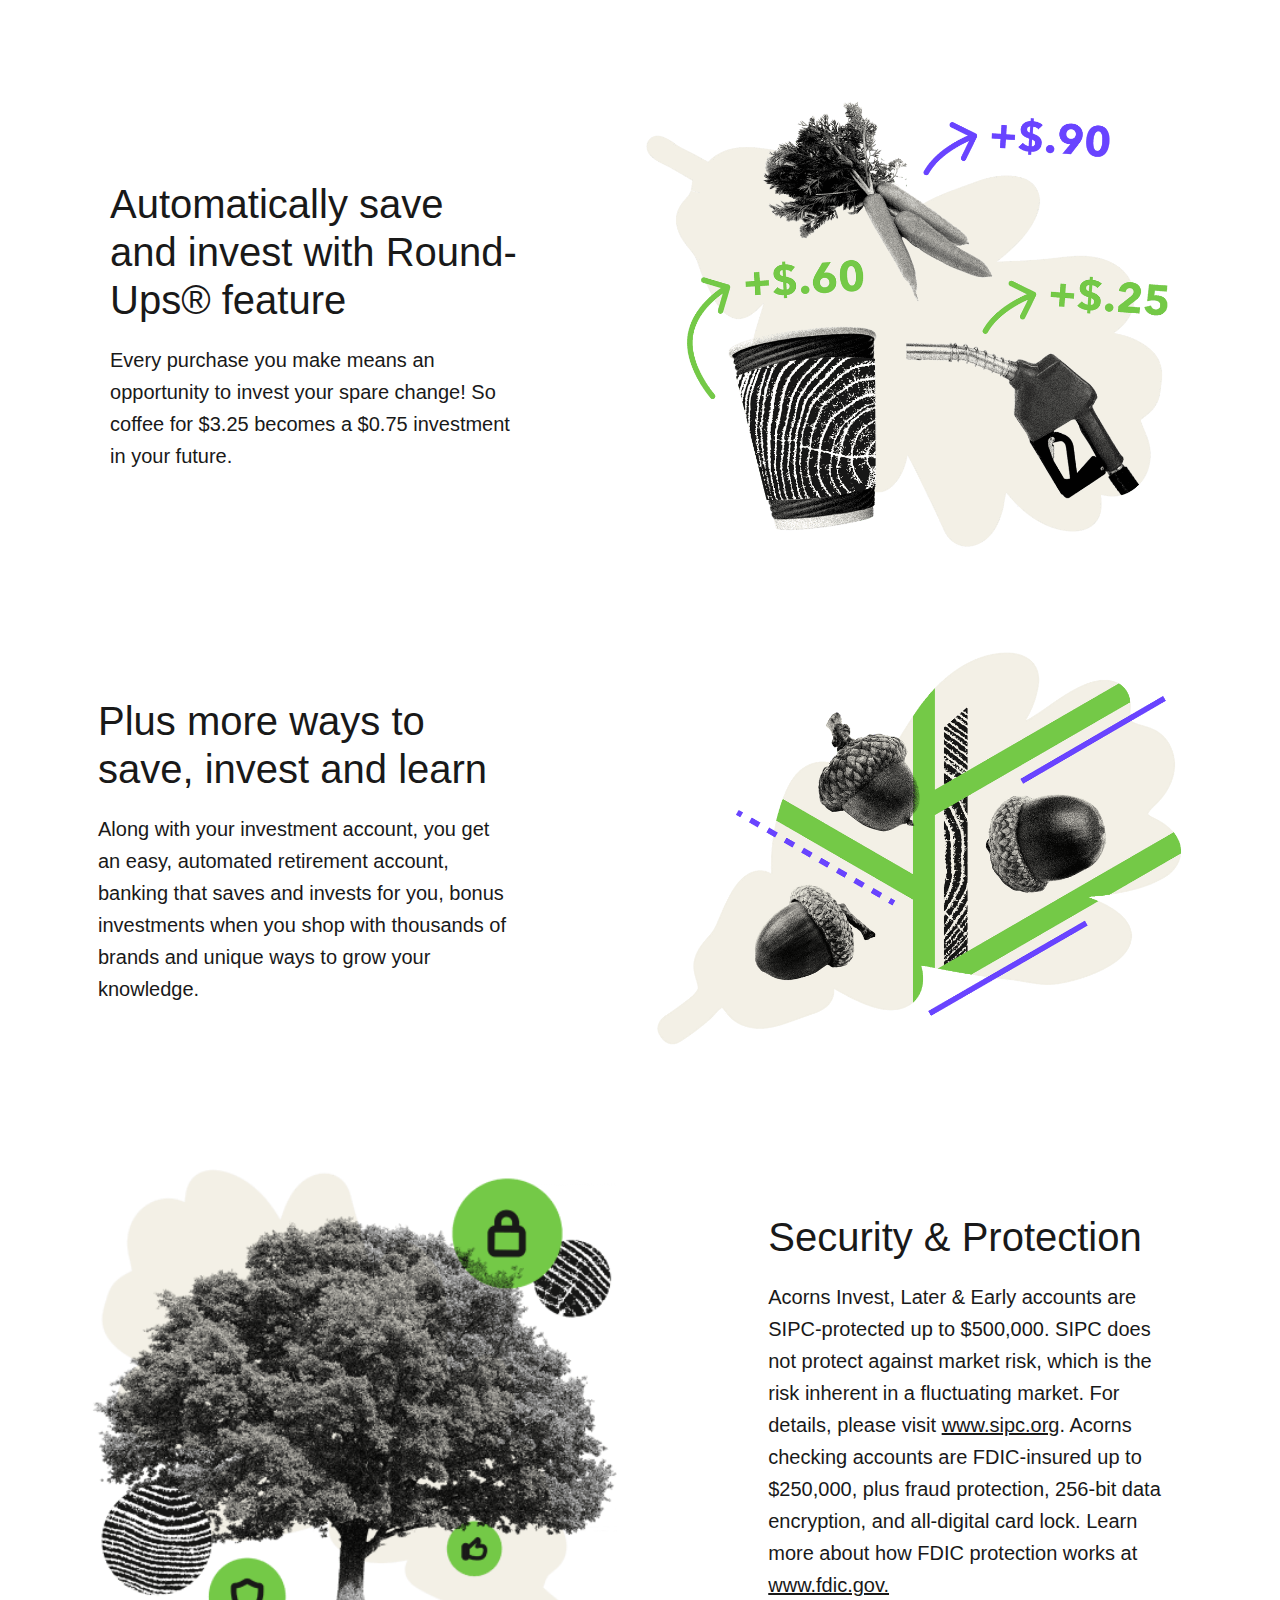
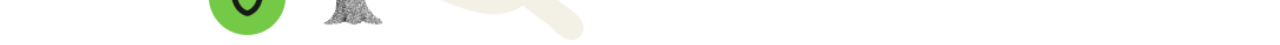
<file: index.html>
<!DOCTYPE html>
<html lang="en">
<head>
    <meta charset="UTF-8">
    <meta name="viewport" content="width=device-width, initial-scale=1.0">
    <link rel="stylesheet" href="./assets/css/base.css">
    <link rel="stylesheet" href="./assets/css/main.css">
    <title>PROJECT DEMO THREE</title>
</head>
<body>
    <div id="content-main">
        <!-- !CODE CUA MIN MIN -->
        <!-- *BEGIN CONTENT-SECTION-ONE -->
        <div id="content-section-one">
            <!--?WRAPPER-CONTENT-ONE -->
            <div class="wrapper-content-one">
                <!-- &CONTENT-TEXT-HEADER -->
                <h2 class="content-text-header">
                    Automatically save <br>
                    and invest with Round-<br>
                    Ups® feature
                </h2>
                <!-- &CONTET-TEXT-PARA -->
                <p class="content-text-paragraph">
                    Every purchase you make means an <br>
                    opportunity to invest your spare change! So <br>
                    coffee for $3.25 becomes a $0.75 investment <br> in your future.
                </p>
            </div>
            <!--?WRAPPER-CONTENT-TWO -->
            <div class="wrapper-content-two">
                <img src="./assets/image/content-section-one.webp" alt="" class="content-text-img">
            </div>
        </div>
        <!-- *END CONTENT-SECTION-ONE -->
        <!-- !CODE CUA MIN MIN -->
        <!--!: SOURCE CODE ADAM HOANG -->
        <!-- *: CONTENT SECTION THREE -->
        <div id="content-section-three">
            <!-- ?: CONTENT WRAPPER ELEMENT ONE -->
            <div class="content-wrapper-text_one">
                <!-- &: WRAPPER HEADING -->
                <h2 class="content-text-heading">Plus more ways to <br>save, invest and learn</h2>
                <!-- &: WRAPPER DESCRIPTION -->
                <p class="content-text-description">Along with your investment account, you get <br>an easy, automated retirement account, <br>banking that saves and invests for you, bonus <br>investments when you shop with thousands of <br>brands and unique ways to grow your <br>knowledge.</p>
            </div>
            <!-- ?: CONTENT WRAPPER ELEMENT TWO -->
            <!-- &: CONTENT WRAPPER IMAGE -->
            <div class="content-wrapper-image_two">
                <img src="./assets/image/content-section-three.webp" alt="img-section-three" class="content-img-section-three">
            </div>
        </div>
        <!--!: SOURCE CODE ADAM HOANG -->
        <!-- !: SOURCE CODE PBEMITS -->
        <!-- *: CONTENT SECTION FOUR -->
        <div id="content-section-four">
            <!-- ?: CONTENT WRAPPER ELEMENT ONE -->
            <div class="content-wrapper-element-one">
                <!-- &: WRAPPER ELEMENT IMAGE -->
                <div class="wrapper-element-image">
                    <img src="./assets/image/content-section-four.webp" alt="image four" class="wrapper-element-img">
                </div>
            </div>
            <!-- ?: CONTENT WRAPPER ELEMENT TWO -->
            <div class="content-wrapper-element-two">
                <div class="wrapper-element-texts">
                <!-- &: WRAPPER ELEMENT HEADING -->
                    <h2 class="wrapper-element-heading">Security & Protection</h2>
                <!-- &: WRAPPER ELEMENT PARAGRAH -->
                    <p class="wrapper-element-paragrah">
                        Acorns Invest, Later & Early accounts are <br>
                        SIPC-protected up to $500,000. SIPC does <br>
                        not protect against market risk, which is the <br>
                        risk inherent in a fluctuating market. For <br>
                        details, please visit <a href="#">www.sipc.org</a>. Acorns <br>
                        checking accounts are FDIC-insured up to <br>
                        $250,000, plus fraud protection, 256-bit data <br>
                        encryption, and all-digital card lock. Learn <br>
                        more about how FDIC protection works at <br>
                        <a href="#">www.fdic.gov.</a>
                    </p>
                </div>
            </div>
        </div>
        <!-- !: SOURCE CODE PBEMITS -->
    </div>
</body>
</html>
</file>
<file: assets/css/base.css>
*{
    margin: 0;
    padding: 0;
    box-sizing: border-box;
}

body {
    font-family: "Avenir Next", Helvetica, Arial, sans-serif;
    background-color: #ffffff;
}
:root {
    --text-color: #191919;
}

<<<<<<< HEAD
/* COMMON */
.row-half {
    width: 50%;
}
/* END COMMON */
=======
>>>>>>> content-section-three
</file>
<file: assets/css/main.css>
/* !CODE CUA MIN MIN */
/* *BEGIN CONTENT-SECTION-ONE */
/* ?WRAPPER-CONTENT-ONE */
#content-section-one
.wrapper-content-one
.content-text-header{
    font-size: 40px;
    line-height: 48px;
    letter-spacing: 0;
    font-weight: 500;
    color: var(--text-color);
    margin-bottom: 20px;
}
#content-section-one
.wrapper-content-one
.content-text-paragraph{
    font-size: 20px;
    line-height: 32px;
    color: var(--text-color);
    font-weight: 200;
}
.wrapper-content-one{
    position: relative;
    top: 0;
    left: 23px;
}
/* ?WRAPPER-CONTENT-TWO  */
#content-section-one
.wrapper-content-two
.content-text-img{
    position: relative;
    top: 0;
    right: 23px;
    width: 525px;
    height: 448px;
}
/**CONTENT-SECTION-ONE*/
#content-section-one{
    display: flex;
    justify-content: space-around;
    align-items: center;
    margin-top: 100px;
}
/* !CODE CUA MIN MIN */
/* !: CODE ADAM HOANG */

#content-section-three {
    margin-top: 100px;
    padding: 0 60px;
    display: flex;
    justify-content: center;
    align-items: center;
    /* margin-left: 127px;
    margin-right: 127px; */

}

#content-section-three
.content-wrapper-text_one {
    margin-right: 151px;
}

#content-section-three 
.content-wrapper-text_one
.content-text-heading {
    font-size: 40px;
    line-height: 48px;
    margin-bottom: 20px;
    font-weight: 500;
    color: var(--text-color);
}

#content-section-three
.content-wrapper-text_one
.content-text-description {
    font-size: 20px;
    line-height: 32px;
    font-weight: 400;
    color: var(--text-color);
}

#content-section-three
.content-wrapper-image_two
.content-img-section-three {
    width: 525px;
    /* margin-left: 155px; */
    height: 393px;
}

/* !: CODE ADAM HOANG */
/* !: SOURCE CODE PBEMITS */
/* *: CONTENT SECTION FOUR */
#content-main
#content-section-four {
    margin-top: 120px;
    display: flex;
    align-items: center;
    justify-content: center;
}
#content-section-four
.content-wrapper-element-one {
    margin-right: 27px;
}
#content-section-four
.content-wrapper-element-two {
    margin-left: 151px;
    position: relative;
    left: -27px;
}
/* ?: CONTENT WRAPPER ELEMENT ONE */
/* &: WRAPPER ELEMENT IMAGE */
#content-section-four
.content-wrapper-element-one
.wrapper-element-image 
.wrapper-element-img {
    width: 525px;
    height: 472px;
}
/* ?: CONTENT WRAPPER ELEMENT TWO */
/* &: WRAPPER ELEMENT HEADING */
#content-section-four
.content-wrapper-element-two
.wrapper-element-texts
.wrapper-element-heading {
    font-size: 40px;
    line-height: 48px;
    letter-spacing: 0;
    font-weight: 500;
    color: var(--text-color);
    margin-bottom: 20px;
}
/* &: WRAPPER ELEMENT PARAGRAH */
#content-section-four
.content-wrapper-element-two
.wrapper-element-texts
.wrapper-element-paragrah {
    font-size: 20px;
    line-height: 32px;
    letter-spacing: 0;
    font-weight: 50;
    color: var(--text-color);
}
#content-section-four
.content-wrapper-element-two
.wrapper-element-texts
.wrapper-element-paragrah a {
color: var(--text-color);
}
/* !: SOURCE CODE PBEMITS */
</file>
